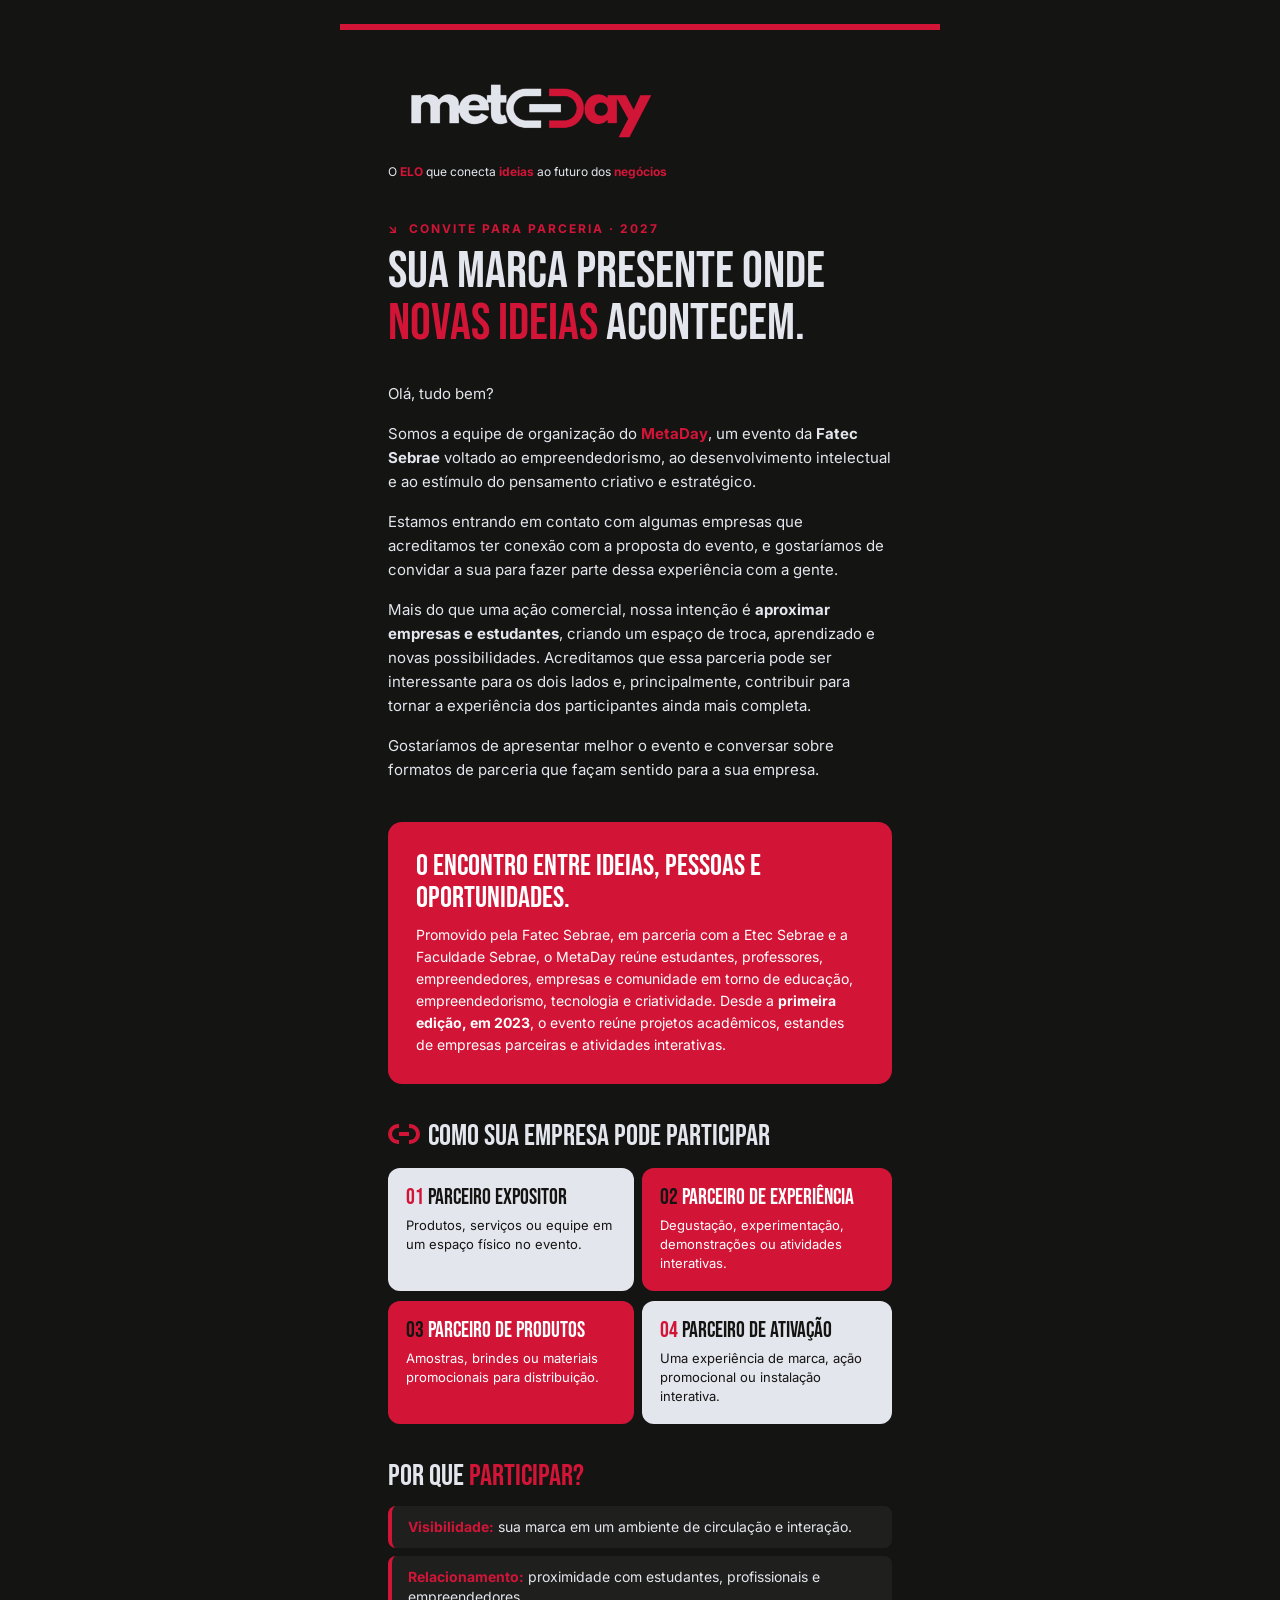
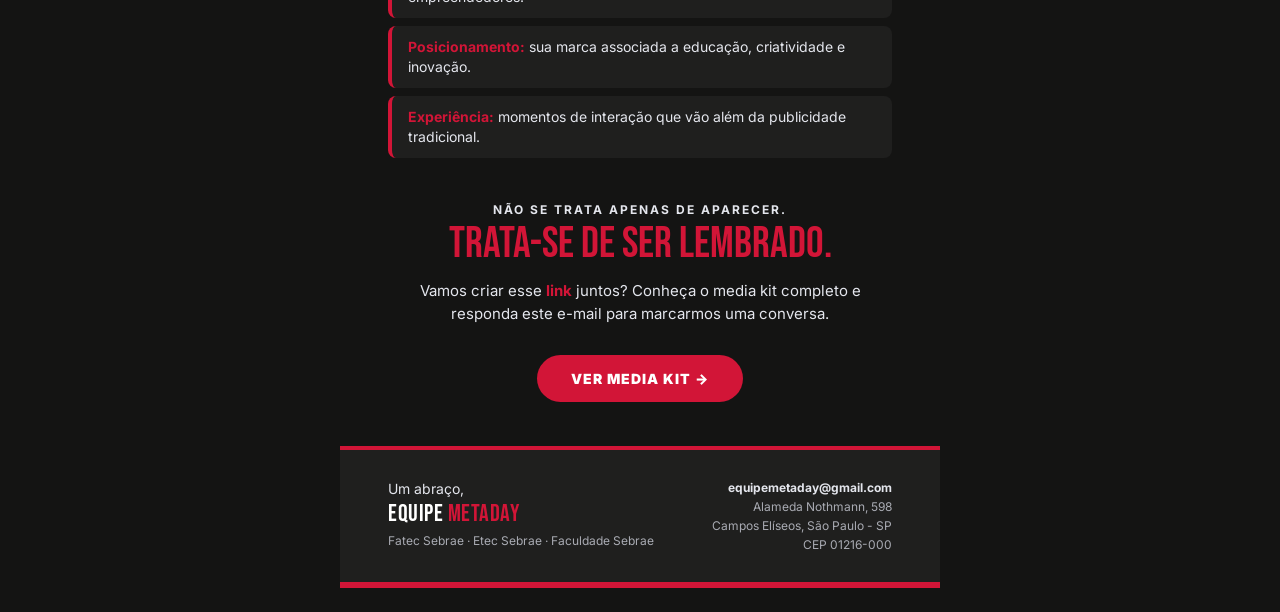
<file: metaday-email/index.html>
<!DOCTYPE html>
<html lang="pt-BR" xmlns="http://www.w3.org/1999/xhtml">
<head>
<meta charset="UTF-8">
<meta name="robots" content="noindex">
<meta name="viewport" content="width=device-width, initial-scale=1.0">
<meta http-equiv="X-UA-Compatible" content="IE=edge">
<title>MetaDay 2027 | Convite para parceria</title>
<link href="https://fonts.googleapis.com/css2?family=Bebas+Neue&family=Inter:wght@400;700;900&family=League+Spartan:wght@800&display=swap" rel="stylesheet">
<style>
  body { margin:0; padding:0; background:#141413; }
  table { border-collapse:collapse; }
  img { border:0; display:block; }
  a { text-decoration:none; }
  @media only screen and (max-width:620px) {
    .container { width:100% !important; }
    .px { padding-left:24px !important; padding-right:24px !important; }
    .h1 { font-size:40px !important; line-height:42px !important; }
    .col { display:block !important; width:100% !important; }
    .col-gap { height:12px !important; display:block !important; width:100% !important; }
  }
</style>
</head>
<body style="margin:0; padding:0; background:#141413;">

<!-- Pré-cabeçalho (aparece na prévia da caixa de entrada) -->
<div style="display:none; max-height:0; overflow:hidden; mso-hide:all; font-size:1px; color:#141413; line-height:1px;">
  Queremos conversar sobre como conectar a sua marca ao MetaDay 2027, da Fatec Sebrae.&#8199;&#847;&#8199;&#847;&#8199;&#847;&#8199;&#847;&#8199;&#847;&#8199;&#847;
</div>

<table role="presentation" width="100%" cellpadding="0" cellspacing="0" border="0" bgcolor="#141413" style="background:#141413;">
<tr><td align="center" style="padding:24px 12px;">

  <table role="presentation" class="container" width="600" cellpadding="0" cellspacing="0" border="0" style="width:600px; max-width:600px;">

    <!-- Faixa superior -->
    <tr>
      <td bgcolor="#D21537" style="background:#D21537; height:6px; line-height:6px; font-size:6px;">&nbsp;</td>
    </tr>

    <!-- Cabeçalho / logo -->
    <tr>
      <td class="px" bgcolor="#141413" align="left" style="background:#141413; padding:40px 48px 8px 48px;">
        <img src="https://lucasprojetokaos-web.github.io/projeto-kaos-propostas/metaday-email/logo-metaday-v2.png" width="300" alt="MetaDay" style="display:block; width:300px; max-width:100%; height:auto; border:0; outline:none; color:#E4E6ED; font-family:Arial,sans-serif; font-size:32px; font-weight:bold;">
        <div style="font-family:Inter,Arial,sans-serif; font-size:12px; line-height:18px; color:#E4E6ED; padding-top:10px;">
          O <b style="color:#D21537;">ELO</b> que conecta <b style="color:#D21537;">ideias</b> ao futuro dos <b style="color:#D21537;">negócios</b>
        </div>
      </td>
    </tr>

    <!-- Título -->
    <tr>
      <td class="px" bgcolor="#141413" style="background:#141413; padding:32px 48px 8px 48px;">
        <div style="font-family:Inter,Arial,sans-serif; font-size:12px; font-weight:700; letter-spacing:2px; text-transform:uppercase; color:#D21537; padding-bottom:10px;">&#8600;&nbsp; Convite para parceria · 2027</div>
        <h1 class="h1" style="margin:0; font-family:'Bebas Neue',Anton,Impact,'Arial Narrow',sans-serif; font-weight:400; font-size:52px; line-height:52px; color:#E4E6ED; text-transform:uppercase;">
          Sua marca presente onde <span style="color:#D21537;">novas ideias</span> acontecem.
        </h1>
      </td>
    </tr>

    <!-- Corpo do texto -->
    <tr>
      <td class="px" bgcolor="#141413" style="background:#141413; padding:24px 48px 8px 48px; font-family:Inter,Arial,sans-serif; font-size:15px; line-height:24px; color:#E4E6ED;">
        <p style="margin:0 0 16px 0;">Olá, tudo bem?</p>
        <p style="margin:0 0 16px 0;">Somos a equipe de organização do <b style="color:#D21537;">MetaDay</b>, um evento da <b>Fatec Sebrae</b> voltado ao empreendedorismo, ao desenvolvimento intelectual e ao estímulo do pensamento criativo e estratégico.</p>
        <p style="margin:0 0 16px 0;">Estamos entrando em contato com algumas empresas que acreditamos ter conexão com a proposta do evento, e gostaríamos de convidar a sua para fazer parte dessa experiência com a gente.</p>
        <p style="margin:0 0 16px 0;">Mais do que uma ação comercial, nossa intenção é <b>aproximar empresas e estudantes</b>, criando um espaço de troca, aprendizado e novas possibilidades. Acreditamos que essa parceria pode ser interessante para os dois lados e, principalmente, contribuir para tornar a experiência dos participantes ainda mais completa.</p>
        <p style="margin:0;">Gostaríamos de apresentar melhor o evento e conversar sobre formatos de parceria que façam sentido para a sua empresa.</p>
      </td>
    </tr>

    <!-- Destaque vermelho -->
    <tr>
      <td class="px" bgcolor="#141413" style="background:#141413; padding:32px 48px 0 48px;">
        <table role="presentation" width="100%" cellpadding="0" cellspacing="0" border="0">
          <tr>
            <td bgcolor="#D21537" style="background:#D21537; border-radius:14px; padding:28px 28px;">
              <div style="font-family:'Bebas Neue',Anton,Impact,'Arial Narrow',sans-serif; font-size:30px; line-height:32px; color:#FFFFFF; text-transform:uppercase;">O encontro entre ideias, pessoas e oportunidades.</div>
              <div style="font-family:Inter,Arial,sans-serif; font-size:14px; line-height:22px; color:#FFFFFF; padding-top:10px;">
                Promovido pela Fatec Sebrae, em parceria com a Etec Sebrae e a Faculdade Sebrae, o MetaDay reúne estudantes, professores, empreendedores, empresas e comunidade em torno de educação, empreendedorismo, tecnologia e criatividade. Desde a <b>primeira edição, em 2023</b>, o evento reúne projetos acadêmicos, estandes de empresas parceiras e atividades interativas.
              </div>
            </td>
          </tr>
        </table>
      </td>
    </tr>

    <!-- Modalidades de parceria -->
    <tr>
      <td class="px" bgcolor="#141413" style="background:#141413; padding:36px 48px 0 48px;">
        <div style="font-family:'Bebas Neue',Anton,Impact,'Arial Narrow',sans-serif; font-size:30px; line-height:32px; color:#E4E6ED; text-transform:uppercase; padding-bottom:16px;">
          <table role="presentation" cellpadding="0" cellspacing="0" border="0" style="display:inline-table; border-collapse:collapse; vertical-align:middle; margin-right:8px;"><tr><td valign="middle"><div style="width:7px; height:12px; border:4px solid #D21537; border-right:0; border-radius:10px 0 0 10px; font-size:0; line-height:0;">&nbsp;</div></td><td valign="middle"><div style="width:10px; height:4px; background:#D21537; font-size:0; line-height:0;">&nbsp;</div></td><td valign="middle"><div style="width:7px; height:12px; border:4px solid #D21537; border-left:0; border-radius:0 10px 10px 0; font-size:0; line-height:0;">&nbsp;</div></td></tr></table>Como sua empresa pode participar
        </div>
        <table role="presentation" width="100%" cellpadding="0" cellspacing="0" border="0">
          <tr>
            <td class="col" width="247" valign="top" bgcolor="#E4E6ED" style="background:#E4E6ED; border-radius:12px; padding:18px 18px;">
              <div style="font-family:'Bebas Neue',Anton,Impact,'Arial Narrow',sans-serif; font-size:22px; line-height:24px; color:#141413; text-transform:uppercase;"><span style="color:#D21537;">01</span> Parceiro expositor</div>
              <div style="font-family:Inter,Arial,sans-serif; font-size:13px; line-height:19px; color:#141413; padding-top:6px;">Produtos, serviços ou equipe em um espaço físico no evento.</div>
            </td>
            <td class="col-gap" width="10" style="width:10px; font-size:0; line-height:0;">&nbsp;</td>
            <td class="col" width="247" valign="top" bgcolor="#D21537" style="background:#D21537; border-radius:12px; padding:18px 18px;">
              <div style="font-family:'Bebas Neue',Anton,Impact,'Arial Narrow',sans-serif; font-size:22px; line-height:24px; color:#FFFFFF; text-transform:uppercase;"><span style="color:#141413;">02</span> Parceiro de experiência</div>
              <div style="font-family:Inter,Arial,sans-serif; font-size:13px; line-height:19px; color:#FFFFFF; padding-top:6px;">Degustação, experimentação, demonstrações ou atividades interativas.</div>
            </td>
          </tr>
          <tr><td colspan="3" style="height:10px; line-height:10px; font-size:10px;">&nbsp;</td></tr>
          <tr>
            <td class="col" width="247" valign="top" bgcolor="#D21537" style="background:#D21537; border-radius:12px; padding:18px 18px;">
              <div style="font-family:'Bebas Neue',Anton,Impact,'Arial Narrow',sans-serif; font-size:22px; line-height:24px; color:#FFFFFF; text-transform:uppercase;"><span style="color:#141413;">03</span> Parceiro de produtos</div>
              <div style="font-family:Inter,Arial,sans-serif; font-size:13px; line-height:19px; color:#FFFFFF; padding-top:6px;">Amostras, brindes ou materiais promocionais para distribuição.</div>
            </td>
            <td class="col-gap" width="10" style="width:10px; font-size:0; line-height:0;">&nbsp;</td>
            <td class="col" width="247" valign="top" bgcolor="#E4E6ED" style="background:#E4E6ED; border-radius:12px; padding:18px 18px;">
              <div style="font-family:'Bebas Neue',Anton,Impact,'Arial Narrow',sans-serif; font-size:22px; line-height:24px; color:#141413; text-transform:uppercase;"><span style="color:#D21537;">04</span> Parceiro de ativação</div>
              <div style="font-family:Inter,Arial,sans-serif; font-size:13px; line-height:19px; color:#141413; padding-top:6px;">Uma experiência de marca, ação promocional ou instalação interativa.</div>
            </td>
          </tr>
        </table>
      </td>
    </tr>

    <!-- Por que participar -->
    <tr>
      <td class="px" bgcolor="#141413" style="background:#141413; padding:36px 48px 0 48px;">
        <div style="font-family:'Bebas Neue',Anton,Impact,'Arial Narrow',sans-serif; font-size:30px; line-height:32px; color:#E4E6ED; text-transform:uppercase; padding-bottom:14px;">
          Por que <span style="color:#D21537;">participar?</span>
        </div>
        <table role="presentation" width="100%" cellpadding="0" cellspacing="0" border="0" style="font-family:Inter,Arial,sans-serif; font-size:14px; line-height:20px;">
          <tr><td style="padding:0 0 8px 0;"><div style="background:#1F1F1E; border-left:4px solid #D21537; border-radius:8px; padding:11px 16px; color:#E4E6ED;"><b style="color:#D21537;">Visibilidade:</b> sua marca em um ambiente de circulação e interação.</div></td></tr>
          <tr><td style="padding:0 0 8px 0;"><div style="background:#1F1F1E; border-left:4px solid #D21537; border-radius:8px; padding:11px 16px; color:#E4E6ED;"><b style="color:#D21537;">Relacionamento:</b> proximidade com estudantes, profissionais e empreendedores.</div></td></tr>
          <tr><td style="padding:0 0 8px 0;"><div style="background:#1F1F1E; border-left:4px solid #D21537; border-radius:8px; padding:11px 16px; color:#E4E6ED;"><b style="color:#D21537;">Posicionamento:</b> sua marca associada a educação, criatividade e inovação.</div></td></tr>
          <tr><td style="padding:0;"><div style="background:#1F1F1E; border-left:4px solid #D21537; border-radius:8px; padding:11px 16px; color:#E4E6ED;"><b style="color:#D21537;">Experiência:</b> momentos de interação que vão além da publicidade tradicional.</div></td></tr>
        </table>
      </td>
    </tr>

    <!-- Chamada final -->
    <tr>
      <td class="px" bgcolor="#141413" align="center" style="background:#141413; padding:44px 48px 8px 48px;">
        <div style="font-family:Inter,Arial,sans-serif; font-size:12px; font-weight:700; letter-spacing:2px; text-transform:uppercase; color:#E4E6ED;">Não se trata apenas de aparecer.</div>
        <div style="font-family:'Bebas Neue',Anton,Impact,'Arial Narrow',sans-serif; font-size:44px; line-height:46px; color:#D21537; text-transform:uppercase; padding-top:4px;">Trata-se de ser lembrado.</div>
        <div style="font-family:Inter,Arial,sans-serif; font-size:15px; line-height:23px; color:#E4E6ED; padding-top:12px;">Vamos criar esse <b style="color:#D21537;">link</b> juntos? Conheça o media kit completo e responda este e-mail para marcarmos uma conversa.</div>
      </td>
    </tr>
    <tr>
      <td bgcolor="#141413" align="center" style="background:#141413; padding:22px 48px 44px 48px;">
        <table role="presentation" cellpadding="0" cellspacing="0" border="0">
          <tr>
            <td bgcolor="#D21537" style="background:#D21537; border-radius:999px;">
              <a href="https://drive.google.com/file/d/1E5G5jWtkRRz2CN0wn1RyYyfF57SRmphQ/view?usp=sharing" target="_blank" style="display:inline-block; padding:15px 34px; font-family:Inter,Arial,sans-serif; font-size:14px; font-weight:900; letter-spacing:1px; text-transform:uppercase; color:#FFFFFF; text-decoration:none; border-radius:999px;">Ver media kit &#8594;</a>
            </td>
          </tr>
        </table>
      </td>
    </tr>

    <!-- Assinatura / contato -->
    <tr>
      <td class="px" bgcolor="#1F1F1E" style="background:#1F1F1E; padding:28px 48px; border-top:4px solid #D21537;">
        <table role="presentation" width="100%" cellpadding="0" cellspacing="0" border="0">
          <tr>
            <td class="col" valign="top" style="font-family:Inter,Arial,sans-serif; font-size:14px; line-height:21px; color:#E4E6ED;">
              Um abraço,<br>
              <b style="font-family:'Bebas Neue',Anton,Impact,'Arial Narrow',sans-serif; font-weight:400; font-size:24px; line-height:30px; color:#FFFFFF; letter-spacing:0.5px;">Equipe <span style="color:#D21537;">MetaDay</span></b><br>
              <span style="font-size:12px; color:#A9ABB3;">Fatec Sebrae · Etec Sebrae · Faculdade Sebrae</span>
            </td>
            <td class="col" valign="top" align="right" style="font-family:Inter,Arial,sans-serif; font-size:12px; line-height:19px; color:#A9ABB3; text-align:right;">
              <a href="mailto:equipemetaday@gmail.com" style="color:#E4E6ED; font-weight:700; text-decoration:none;">equipemetaday@gmail.com</a><br>
              Alameda Nothmann, 598<br>
              Campos Elíseos, São Paulo - SP<br>
              CEP 01216-000
            </td>
          </tr>
        </table>
      </td>
    </tr>
    <tr>
      <td bgcolor="#D21537" style="background:#D21537; height:6px; line-height:6px; font-size:6px;">&nbsp;</td>
    </tr>

  </table>

</td></tr>
</table>
</body>
</html>
</file>
